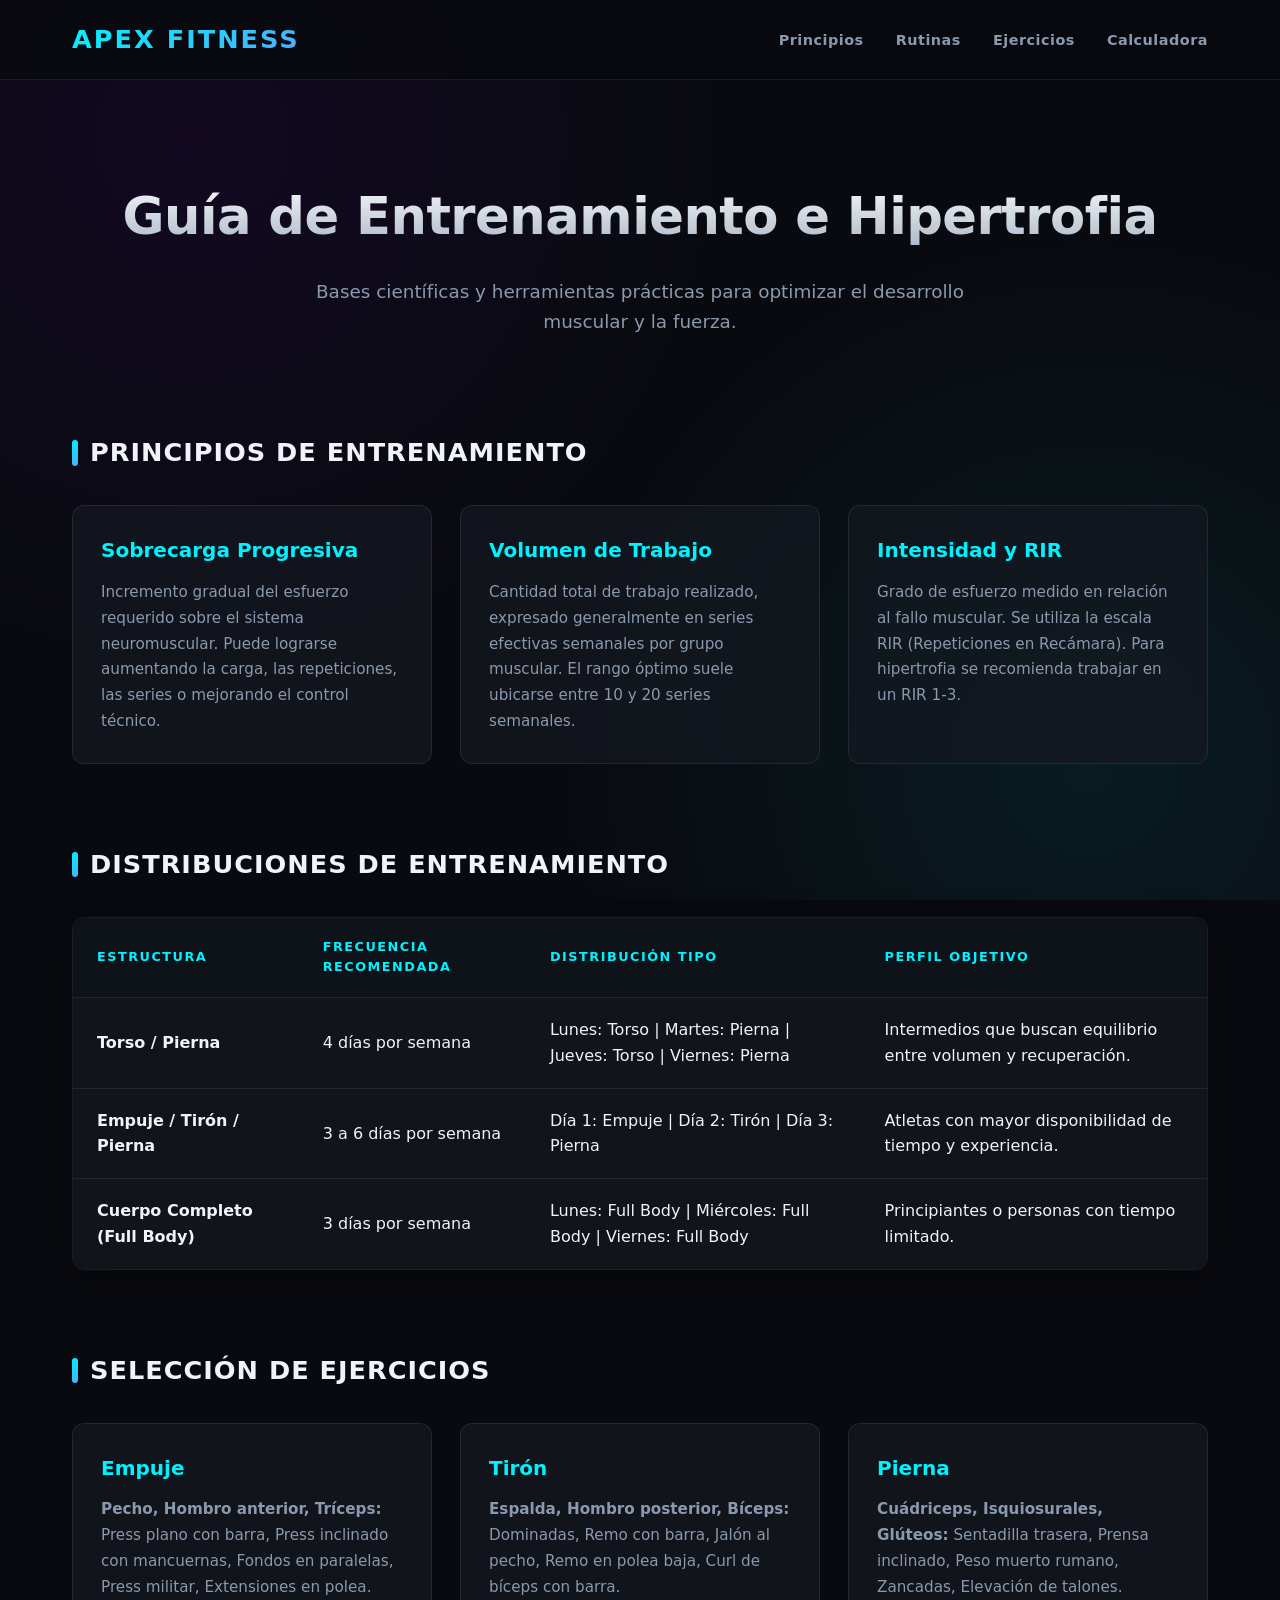
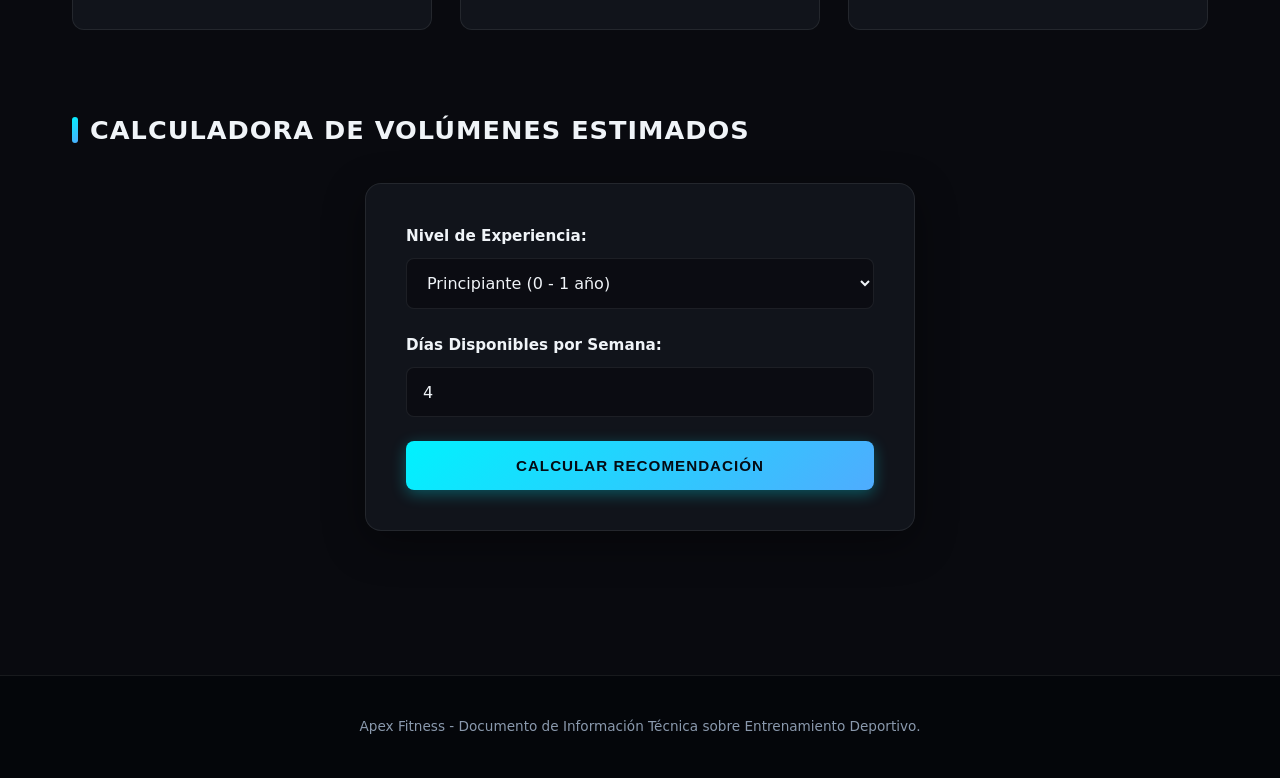
<file: index.html>
<!DOCTYPE html>
<html lang="es">
<head>
    <meta charset="UTF-8">
    <meta name="viewport" content="width=device-width, initial-scale=1.0">
    <title>Apex Fitness - Centro de Información y Entrenamiento</title>
    <link rel="stylesheet" href="index.css">
</head>
<body>

    <header>
        <div class="header-container">
            <div class="logo">Apex Fitness</div>
            <nav>
                <ul>
                    <li><a href="#principios">Principios</a></li>
                    <li><a href="#rutinas">Rutinas</a></li>
                    <li><a href="#ejercicios">Ejercicios</a></li>
                    <li><a href="#calculadora">Calculadora</a></li>
                </ul>
            </nav>
        </div>
    </header>

    <div class="hero">
        <h1>Guía de Entrenamiento e Hipertrofia</h1>
        <p>Bases científicas y herramientas prácticas para optimizar el desarrollo muscular y la fuerza.</p>
    </div>

    <div class="container">

        <!-- Principios Fundamentales -->
        <section id="principios">
            <h2 class="section-title">Principios de Entrenamiento</h2>
            <div class="grid-3">
                <div class="card">
                    <h3>Sobrecarga Progresiva</h3>
                    <p>Incremento gradual del esfuerzo requerido sobre el sistema neuromuscular. Puede lograrse aumentando la carga, las repeticiones, las series o mejorando el control técnico.</p>
                </div>
                <div class="card">
                    <h3>Volumen de Trabajo</h3>
                    <p>Cantidad total de trabajo realizado, expresado generalmente en series efectivas semanales por grupo muscular. El rango óptimo suele ubicarse entre 10 y 20 series semanales.</p>
                </div>
                <div class="card">
                    <h3>Intensidad y RIR</h3>
                    <p>Grado de esfuerzo medido en relación al fallo muscular. Se utiliza la escala RIR (Repeticiones en Recámara). Para hipertrofia se recomienda trabajar en un RIR 1-3.</p>
                </div>
            </div>
        </section>

        <!-- Rutinas -->
        <section id="rutinas">
            <h2 class="section-title">Distribuciones de Entrenamiento</h2>
            <div class="table-container">
                <table>
                    <thead>
                        <tr>
                            <th>Estructura</th>
                            <th>Frecuencia Recomendada</th>
                            <th>Distribución Tipo</th>
                            <th>Perfil Objetivo</th>
                        </tr>
                    </thead>
                    <tbody>
                        <tr>
                            <td><strong>Torso / Pierna</strong></td>
                            <td>4 días por semana</td>
                            <td>Lunes: Torso | Martes: Pierna | Jueves: Torso | Viernes: Pierna</td>
                            <td>Intermedios que buscan equilibrio entre volumen y recuperación.</td>
                        </tr>
                        <tr>
                            <td><strong>Empuje / Tirón / Pierna</strong></td>
                            <td>3 a 6 días por semana</td>
                            <td>Día 1: Empuje | Día 2: Tirón | Día 3: Pierna</td>
                            <td>Atletas con mayor disponibilidad de tiempo y experiencia.</td>
                        </tr>
                        <tr>
                            <td><strong>Cuerpo Completo (Full Body)</strong></td>
                            <td>3 días por semana</td>
                            <td>Lunes: Full Body | Miércoles: Full Body | Viernes: Full Body</td>
                            <td>Principiantes o personas con tiempo limitado.</td>
                        </tr>
                    </tbody>
                </table>
            </div>
        </section>

        <!-- Ejercicios Clave -->
        <section id="ejercicios">
            <h2 class="section-title">Selección de Ejercicios</h2>
            <div class="grid-3">
                <div class="card">
                    <h3>Empuje</h3>
                    <p><strong>Pecho, Hombro anterior, Tríceps:</strong> Press plano con barra, Press inclinado con mancuernas, Fondos en paralelas, Press militar, Extensiones en polea.</p>
                </div>
                <div class="card">
                    <h3>Tirón</h3>
                    <p><strong>Espalda, Hombro posterior, Bíceps:</strong> Dominadas, Remo con barra, Jalón al pecho, Remo en polea baja, Curl de bíceps con barra.</p>
                </div>
                <div class="card">
                    <h3>Pierna</h3>
                    <p><strong>Cuádriceps, Isquiosurales, Glúteos:</strong> Sentadilla trasera, Prensa inclinado, Peso muerto rumano, Zancadas, Elevación de talones.</p>
                </div>
            </div>
        </section>

        <!-- Calculadora Interactiva JS -->
        <section id="calculadora">
            <h2 class="section-title">Calculadora de Volúmenes Estimados</h2>
            <div class="interactive-box">
                <div class="form-group">
                    <label for="nivel">Nivel de Experiencia:</label>
                    <select id="nivel">
                        <option value="principiante">Principiante (0 - 1 año)</option>
                        <option value="intermedio">Intermedio (1 - 3 años)</option>
                        <option value="avanzado">Avanzado (3+ años)</option>
                    </select>
                </div>
                <div class="form-group">
                    <label for="dias">Días Disponibles por Semana:</label>
                    <input type="number" id="dias" min="2" max="6" value="4">
                </div>
                <button class="btn" onclick="calcularRecomendacion()">Calcular Recomendación</button>

                <div id="resultado" class="result-box">
                    <h4 id="res-titulo">Recomendación Personalizada</h4>
                    <p id="res-volumen"></p>
                    <p id="res-frecuencia"></p>
                    <p id="res-rutina"></p>
                </div>
            </div>
        </section>

    </div>

    <footer>
        <p>Apex Fitness - Documento de Información Técnica sobre Entrenamiento Deportivo.</p>
    </footer>

    <script>
        function calcularRecomendacion() {
            const nivel = document.getElementById('nivel').value;
            const dias = parseInt(document.getElementById('dias').value);
            const resultadoBox = document.getElementById('resultado');
            
            const resVolumen = document.getElementById('res-volumen');
            const resFrecuencia = document.getElementById('res-frecuencia');
            const resRutina = document.getElementById('res-rutina');

            if (isNaN(dias) || dias < 2 || dias > 6) {
                alert('Por favor, ingresa un número de días válido entre 2 y 6.');
                return;
            }

            let volumenText = '';
            let frecuenciaText = '';
            let rutinaText = '';

            // Asignación de volumen por nivel
            if (nivel === 'principiante') {
                volumenText = 'Volumen objetivo: 10 a 12 series efectivas por grupo muscular a la semana.';
            } else if (nivel === 'intermedio') {
                volumenText = 'Volumen objetivo: 12 a 16 series efectivas por grupo muscular a la semana.';
            } else {
                volumenText = 'Volumen objetivo: 16 a 20 series efectivas por grupo muscular a la semana.';
            }

            // Asignación de distribución según días y nivel
            if (dias <= 3) {
                frecuenciaText = 'Frecuencia recomendada: Frecuencia 2 o 3 (entrenar todo el cuerpo en cada sesión o alternar divididos).';
                rutinaText = 'Estructura sugerida: Rutina Full Body (Cuerpo Completo).';
            } else if (dias === 4) {
                frecuenciaText = 'Frecuencia recomendada: Frecuencia 2 (cada grupo muscular trabajado 2 veces por semana).';
                rutinaText = 'Estructura sugerida: Rutina Torso / Pierna.';
            } else {
                frecuenciaText = 'Frecuencia recomendada: Frecuencia 2 con volumen distribuido.';
                rutinaText = 'Estructura sugerida: Empuje / Tirón / Pierna (PPL) o Torso / Pierna / Brazos.';
            }

            resVolumen.textContent = volumenText;
            resFrecuencia.textContent = frecuenciaText;
            resRutina.textContent = rutinaText;

            resultadoBox.style.display = 'block';
        }
    </script>
</body>
</html>
</file>
<file: index.css>
:root {
    --bg-dark: #090a0f;
    --bg-card: rgba(20, 24, 33, 0.75);
    --bg-card-hover: rgba(30, 36, 51, 0.9);
    --primary: #00f2fe;
    --primary-gradient: linear-gradient(135deg, #00f2fe 0%, #4facfe 100%);
    --accent-gradient: linear-gradient(135deg, #7F00FF 0%, #E100FF 100%);
    --text-main: #f0f4f8;
    --text-muted: #8a99ad;
    --border: rgba(255, 255, 255, 0.08);
    --border-hover: rgba(0, 242, 254, 0.3);
    --font-family: 'Inter', system-ui, -apple-system, BlinkMacSystemFont, Roboto, sans-serif;
    --shadow-glow: 0 0 20px rgba(0, 242, 254, 0.15);
}

* {
    box-sizing: border-box;
    margin: 0;
    padding: 0;
}

body {
    background-color: var(--bg-dark);
    background-image: 
        radial-gradient(circle at 15% 15%, rgba(127, 0, 255, 0.08) 0%, transparent 40%),
        radial-gradient(circle at 85% 85%, rgba(0, 242, 254, 0.08) 0%, transparent 40%);
    background-attachment: fixed;
    color: var(--text-main);
    font-family: var(--font-family);
    line-height: 1.6;
}

header {
    background-color: rgba(9, 10, 15, 0.85);
    backdrop-filter: blur(12px);
    border-bottom: 1px solid var(--border);
    position: sticky;
    top: 0;
    z-index: 1000;
}

.header-container {
    max-width: 1200px;
    margin: 0 auto;
    padding: 1.2rem 2rem;
    display: flex;
    justify-content: space-between;
    align-items: center;
}

.logo {
    font-size: 1.6rem;
    font-weight: 900;
    letter-spacing: 2px;
    background: var(--primary-gradient);
    -webkit-background-clip: text;
    -webkit-text-fill-color: transparent;
    text-transform: uppercase;
}

nav ul {
    display: flex;
    list-style: none;
    gap: 2rem;
}

nav a {
    color: var(--text-muted);
    text-decoration: none;
    font-weight: 600;
    font-size: 0.9rem;
    letter-spacing: 0.5px;
    transition: all 0.3s ease;
    padding: 0.5rem 0;
    position: relative;
}

nav a:hover {
    color: var(--primary);
}

nav a::after {
    content: '';
    position: absolute;
    bottom: 0;
    left: 0;
    width: 0%;
    height: 2px;
    background: var(--primary-gradient);
    transition: width 0.3s ease;
}

nav a:hover::after {
    width: 100%;
}

.hero {
    padding: 6rem 2rem 4rem 2rem;
    text-align: center;
    position: relative;
}

.hero h1 {
    font-size: 3.2rem;
    font-weight: 800;
    margin-bottom: 1.2rem;
    letter-spacing: -0.5px;
    background: linear-gradient(180deg, #ffffff 0%, #a0aec0 100%);
    -webkit-background-clip: text;
    -webkit-text-fill-color: transparent;
}

.hero p {
    color: var(--text-muted);
    max-width: 650px;
    margin: 0 auto;
    font-size: 1.15rem;
}

.container {
    max-width: 1200px;
    margin: 0 auto;
    padding: 2rem 2rem 4rem 2rem;
}

section {
    margin-bottom: 5rem;
}

.section-title {
    font-size: 1.6rem;
    font-weight: 700;
    margin-bottom: 2rem;
    text-transform: uppercase;
    letter-spacing: 1px;
    display: flex;
    align-items: center;
    gap: 0.75rem;
}

.section-title::before {
    content: '';
    display: inline-block;
    width: 6px;
    height: 1.6rem;
    background: var(--primary-gradient);
    border-radius: 4px;
}

.grid-3 {
    display: grid;
    grid-template-columns: repeat(auto-fit, minmax(300px, 1fr));
    gap: 1.75rem;
}

.card {
    background: var(--bg-card);
    backdrop-filter: blur(10px);
    border: 1px solid var(--border);
    border-radius: 12px;
    padding: 1.75rem;
    transition: all 0.3s cubic-bezier(0.4, 0, 0.2, 1);
}

.card:hover {
    background: var(--bg-card-hover);
    border-color: var(--border-hover);
    transform: translateY(-5px);
    box-shadow: var(--shadow-glow);
}

.card h3 {
    color: var(--primary);
    margin-bottom: 0.85rem;
    font-size: 1.25rem;
    font-weight: 700;
}

.card p {
    color: var(--text-muted);
    font-size: 0.95rem;
    line-height: 1.7;
}

/* Tabla de rutinas */
.table-container {
    overflow-x: auto;
    border-radius: 12px;
    border: 1px solid var(--border);
    box-shadow: 0 8px 32px rgba(0, 0, 0, 0.3);
}

table {
    width: 100%;
    border-collapse: collapse;
    background: var(--bg-card);
    backdrop-filter: blur(10px);
}

th, td {
    padding: 1.2rem 1.5rem;
    text-align: left;
    border-bottom: 1px solid var(--border);
}

th {
    background-color: rgba(15, 18, 26, 0.9);
    color: var(--primary);
    font-weight: 700;
    text-transform: uppercase;
    font-size: 0.8rem;
    letter-spacing: 1.5px;
}

tr:hover td {
    background-color: rgba(255, 255, 255, 0.02);
}

tr:last-child td {
    border-bottom: none;
}

/* Herramienta Interactiva */
.interactive-box {
    background: var(--bg-card);
    backdrop-filter: blur(12px);
    border: 1px solid var(--border);
    border-radius: 16px;
    padding: 2.5rem;
    max-width: 550px;
    margin: 0 auto;
    box-shadow: 0 12px 40px rgba(0, 0, 0, 0.4);
}

.form-group {
    margin-bottom: 1.5rem;
}

.form-group label {
    display: block;
    margin-bottom: 0.6rem;
    color: var(--text-main);
    font-weight: 600;
    font-size: 0.95rem;
}

.form-group input, .form-group select {
    width: 100%;
    padding: 0.9rem 1rem;
    background-color: rgba(10, 12, 18, 0.8);
    border: 1px solid var(--border);
    border-radius: 8px;
    color: var(--text-main);
    font-family: inherit;
    font-size: 1rem;
    transition: all 0.3s ease;
}

.form-group input:focus, .form-group select:focus {
    outline: none;
    border-color: var(--primary);
    box-shadow: 0 0 12px rgba(0, 242, 254, 0.2);
}

.btn {
    display: inline-block;
    background: var(--primary-gradient);
    color: #050b14;
    font-weight: 800;
    padding: 1rem 1.5rem;
    border: none;
    border-radius: 8px;
    cursor: pointer;
    width: 100%;
    text-transform: uppercase;
    letter-spacing: 1px;
    font-size: 0.95rem;
    transition: all 0.3s ease;
    box-shadow: 0 4px 15px rgba(0, 242, 254, 0.3);
}

.btn:hover {
    transform: translateY(-2px);
    box-shadow: 0 6px 20px rgba(0, 242, 254, 0.5);
}

.result-box {
    margin-top: 1.75rem;
    padding: 1.25rem;
    background-color: rgba(10, 12, 18, 0.9);
    border-radius: 8px;
    border-left: 4px solid var(--primary);
    display: none;
    animation: fadeIn 0.4s ease-in-out;
}

.result-box h4 {
    margin-bottom: 0.75rem;
    color: var(--primary);
    font-size: 1.1rem;
}

.result-box p {
    color: var(--text-muted);
    font-size: 0.95rem;
    margin-bottom: 0.4rem;
}

.result-box p:last-child {
    margin-bottom: 0;
}

footer {
    background-color: rgba(5, 6, 10, 0.95);
    border-top: 1px solid var(--border);
    padding: 2.5rem 2rem;
    text-align: center;
    color: var(--text-muted);
    font-size: 0.85rem;
}

@keyframes fadeIn {
    from { opacity: 0; transform: translateY(8px); }
    to { opacity: 1; transform: translateY(0); }
}

@media (max-width: 768px) {
    .header-container {
        flex-direction: column;
        gap: 1.2rem;
    }
    
    .hero h1 {
        font-size: 2.2rem;
    }
    
    .interactive-box {
        padding: 1.5rem;
    }
}
</file>
